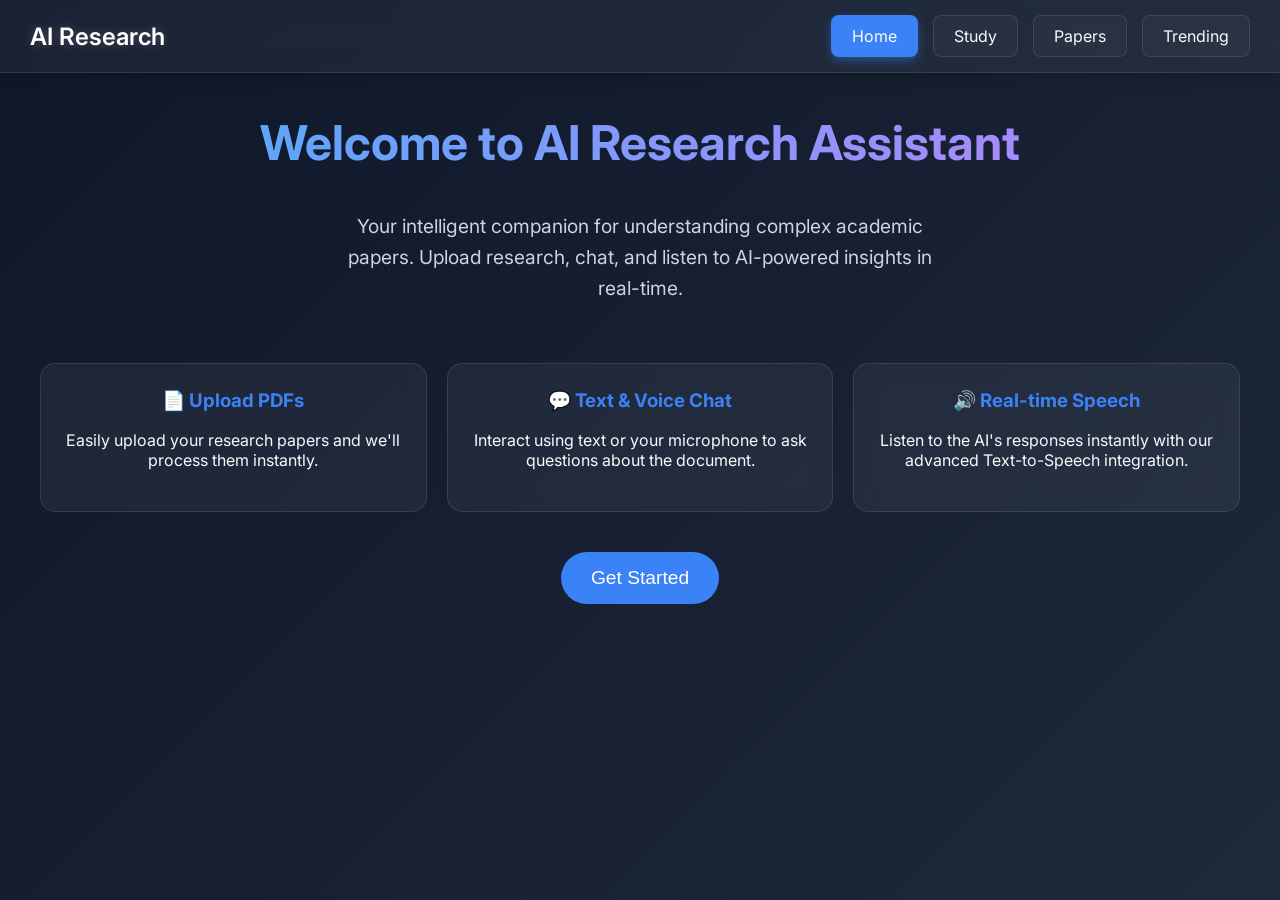
<file: templates/index.html>
<!DOCTYPE html>
<html>
<head>
    <title>AI Research Assistant</title>
    <link rel="stylesheet" href="/static/style.css">
</head>
<body>

<div class="app">

    <div class="navbar">
        <h2 class="logo">AI Research</h2>
        <div class="nav-links">
            <a href="/"><button class="active">Home</button></a>
            <a href="/study"><button>Study</button></a>
            <a href="/papers"><button>Papers</button></a>
            <a href="/trending"><button>Trending</button></a>
        </div>
    </div>

    <div class="main">
        <h1>Welcome to AI Research Assistant</h1>
        
        <p class="desc">
            Your intelligent companion for understanding complex academic papers. Upload research, chat, and listen to AI-powered insights in real-time.
        </p>

        <div class="features-grid">
            <div class="feature-card">
                <h3>📄 Upload PDFs</h3>
                <p>Easily upload your research papers and we'll process them instantly.</p>
            </div>
            <div class="feature-card">
                <h3>💬 Text & Voice Chat</h3>
                <p>Interact using text or your microphone to ask questions about the document.</p>
            </div>
            <div class="feature-card">
                <h3>🔊 Real-time Speech</h3>
                <p>Listen to the AI's responses instantly with our advanced Text-to-Speech integration.</p>
            </div>
        </div>

        <a href="/study" style="text-decoration:none;"><button class="primary-btn-large" style="margin-top:40px;">Get Started</button></a>
    </div>

</div>

</body>
</html>
</file>
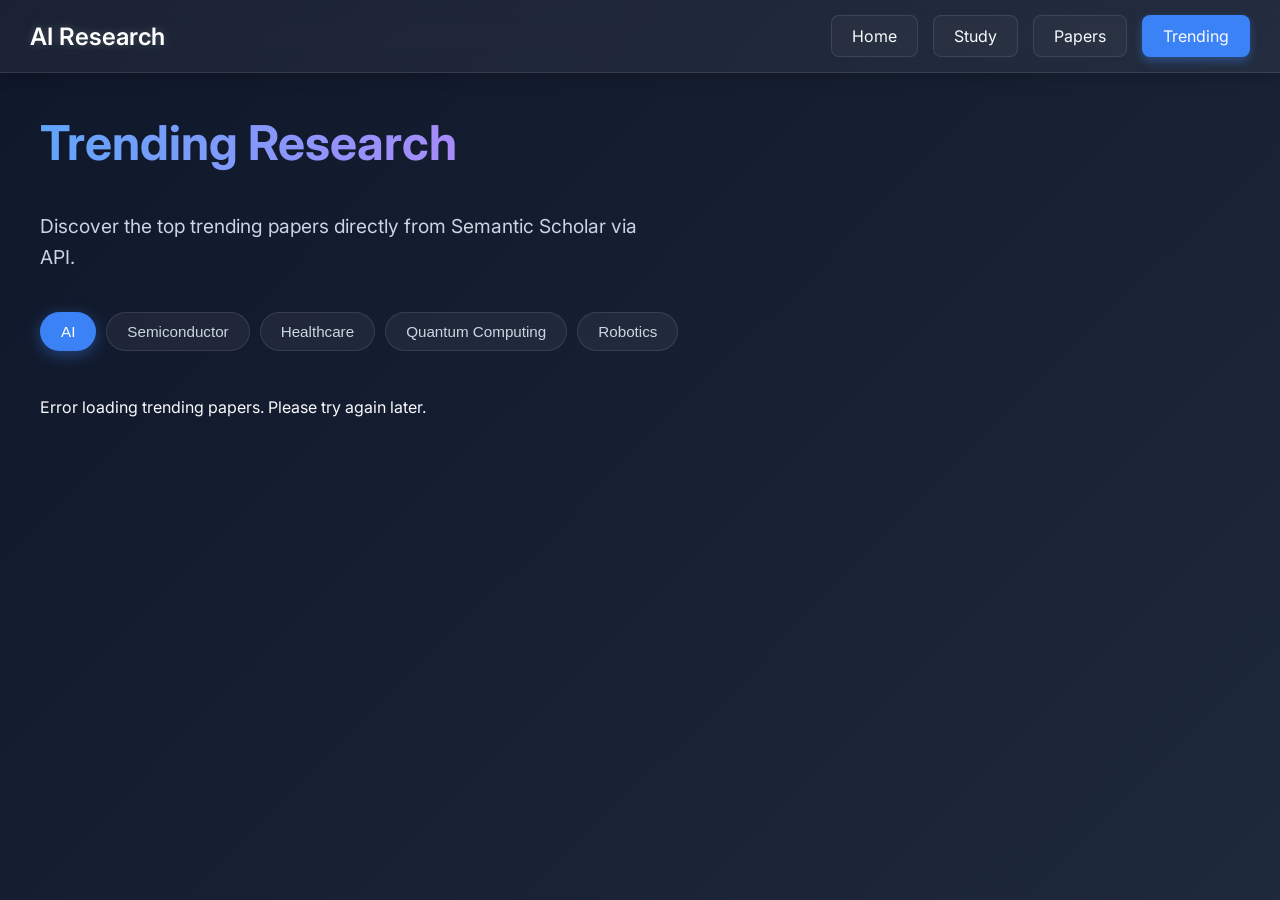
<file: templates/trending.html>
<!DOCTYPE html>
<html>
<head>
    <title>Trending Research</title>
    <link rel="stylesheet" href="../static/style.css">
</head>
<body>

<div class="app">
    
    <div class="navbar">
        <h2 class="logo">AI Research</h2>
        <div class="nav-links">
            <a href="/"><button>Home</button></a>
            <a href="/study"><button>Study</button></a>
            <a href="/papers"><button>Papers</button></a>
            <a href="/trending"><button class="active">Trending</button></a>
        </div>
    </div>

    <div class="main dashboard">
        <h1>Trending Research</h1>
        <p class="desc">Discover the top trending papers directly from Semantic Scholar via API.</p>
        
        <div class="category-tabs">
            <button class="cat-btn active" onclick="loadTrending('AI', this)">AI</button>
            <button class="cat-btn" onclick="loadTrending('Semiconductor', this)">Semiconductor</button>
            <button class="cat-btn" onclick="loadTrending('Healthcare', this)">Healthcare</button>
            <button class="cat-btn" onclick="loadTrending('Quantum Computing', this)">Quantum Computing</button>
            <button class="cat-btn" onclick="loadTrending('Robotics', this)">Robotics</button>
        </div>

        <div id="trending-container" class="trending-slider">
            <!-- Cards populated here -->
            <p>Select a category to load trending papers...</p>
        </div>
    </div>
</div>

<script src="/static/script.js"></script>
<script>
    document.addEventListener("DOMContentLoaded", () => {
        // Load default category
        loadTrending('AI', document.querySelector('.cat-btn.active'));
    });
</script>
</body>
</html>
</file>
<file: static/style.css>
@import url('https://fonts.googleapis.com/css2?family=Inter:wght@300;400;600&display=swap');

:root {
    --bg-gradient: linear-gradient(135deg, #0f172a, #1e293b);
    --glass-bg: rgba(255, 255, 255, 0.05);
    --glass-border: rgba(255, 255, 255, 0.1);
    --primary: #3b82f6;
    --primary-hover: #2563eb;
    --text-primary: #f8fafc;
    --text-secondary: #cbd5e1;
    --user-msg: linear-gradient(135deg, #3b82f6, #60a5fa);
    --ai-msg: rgba(255, 255, 255, 0.1);
}

* {
    box-sizing: border-box;
}

body {
    margin: 0;
    font-family: 'Inter', sans-serif;
    background: var(--bg-gradient);
    color: var(--text-primary);
    min-height: 100vh;
}

.app {
    display: flex;
    flex-direction: column;
    height: 100vh;
    overflow: hidden;
}

/* Navbar Styling - Horizontal */
.navbar {
    width: 100%;
    background: var(--glass-bg);
    backdrop-filter: blur(12px);
    -webkit-backdrop-filter: blur(12px);
    padding: 15px 30px;
    border-bottom: 1px solid var(--glass-border);
    display: flex;
    align-items: center;
    justify-content: space-between;
    box-shadow: 0 4px 15px rgba(0, 0, 0, 0.2);
    z-index: 10;
}

.logo {
    font-size: 1.5rem;
    font-weight: 600;
    color: #fff;
    margin: 0;
    text-shadow: 0 0 10px rgba(255, 255, 255, 0.2);
}

.nav-links {
    display: flex;
    gap: 15px;
}

.nav-links a {
    text-decoration: none;
}

.nav-links button {
    padding: 10px 20px;
    border: 1px solid var(--glass-border);
    background: rgba(255, 255, 255, 0.03);
    color: var(--text-primary);
    border-radius: 8px;
    cursor: pointer;
    font-family: 'Inter', sans-serif;
    font-size: 1rem;
    transition: all 0.3s ease;
}

.nav-links button:hover {
    background: var(--primary);
    transform: translateY(-2px);
    box-shadow: 0 4px 10px rgba(59, 130, 246, 0.4);
    border-color: transparent;
}

.nav-links button.active {
    background: var(--primary);
    box-shadow: 0 4px 10px rgba(59, 130, 246, 0.4);
    border-color: transparent;
}


/* Main Context */
.main {
    flex: 1;
    overflow-y: auto;
    padding: 40px;
    display: flex;
    flex-direction: column;
    align-items: center;
    text-align: center;
    animation: fadeIn 1s ease-out;
}

.main h1 {
    font-size: 3rem;
    margin: 0;
    margin-bottom: 20px;
    background: linear-gradient(to right, #60a5fa, #a78bfa);
    -webkit-background-clip: text;
    -webkit-text-fill-color: transparent;
}

.main .desc {
    font-size: 1.2rem;
    color: var(--text-secondary);
    max-width: 600px;
    line-height: 1.6;
}

/* Split Section (Study View) */
.split {
    display: flex;
    flex: 1;
    width: 100%;
}

.pdf-section {
    width: 50%;
    padding: 20px;
    border-right: 1px solid var(--glass-border);
    background: var(--glass-bg);
    overflow-y: auto;
    display: flex;
    flex-direction: column;
}

.pdf-section h3 {
    margin-top: 0;
}

#pdf-container {
    display: flex;
    flex-direction: column;
    align-items: center;
    gap: 15px;
    margin-top: 20px;
}

#pdf-container canvas {
    box-shadow: 0 10px 25px rgba(0, 0, 0, 0.5);
    border-radius: 8px;
    max-width: 100%;
}

/* File Upload Controls */
input[type="file"] {
    background: rgba(255,255,255,0.05);
    padding: 10px;
    border-radius: 8px;
    border: 1px solid var(--glass-border);
    color: var(--text-secondary);
    margin-bottom: 10px;
    width: 100%;
}

.pdf-section button {
    background: var(--primary);
    color: white;
    border: none;
    padding: 12px;
    border-radius: 8px;
    font-weight: 600;
    cursor: pointer;
    transition: all 0.3s ease;
}

.pdf-section button:hover {
    background: var(--primary-hover);
    box-shadow: 0 4px 15px rgba(59, 130, 246, 0.4);
}

.pdf-section hr {
    border: none;
    height: 1px;
    background: var(--glass-border);
    margin: 20px 0;
}

/* Chat Section */
.chat-section {
    width: 50%;
    display: flex;
    flex-direction: column;
    background: rgba(0, 0, 0, 0.2);
    position: relative;
}

#chat-box {
    flex: 1;
    padding: 20px;
    overflow-y: auto;
    display: flex;
    flex-direction: column;
    gap: 15px;
    scroll-behavior: smooth;
}

#chat-box::-webkit-scrollbar, .pdf-section::-webkit-scrollbar, .main::-webkit-scrollbar {
    width: 8px;
}

#chat-box::-webkit-scrollbar-thumb, .pdf-section::-webkit-scrollbar-thumb, .main::-webkit-scrollbar-thumb {
    background: var(--glass-border);
    border-radius: 4px;
}

/* Chat Messages */
.message {
    max-width: 75%;
    padding: 14px 18px;
    border-radius: 20px;
    font-size: 0.95rem;
    line-height: 1.5;
    animation: fadeInUp 0.4s ease forwards;
    opacity: 0;
    transform: translateY(20px);
}

.user {
    align-self: flex-end;
    background: var(--user-msg);
    color: white;
    border-bottom-right-radius: 5px;
    box-shadow: 0 5px 15px rgba(59, 130, 246, 0.3);
}

.ai {
    align-self: flex-start;
    background: var(--ai-msg);
    border: 1px solid var(--glass-border);
    color: var(--text-primary);
    border-bottom-left-radius: 5px;
    box-shadow: 0 5px 15px rgba(0, 0, 0, 0.2);
    backdrop-filter: blur(5px);
}

/* Input Area */
.input-area {
    display: flex;
    padding: 20px;
    background: var(--glass-bg);
    border-top: 1px solid var(--glass-border);
    backdrop-filter: blur(10px);
    gap: 12px;
}

.input-area input {
    flex: 1;
    padding: 15px;
    border-radius: 30px;
    border: 1px solid var(--glass-border);
    background: rgba(0, 0, 0, 0.3);
    color: white;
    font-size: 1rem;
    transition: border-color 0.3s, box-shadow 0.3s;
    outline: none;
}

.input-area input:focus {
    border-color: var(--primary);
    box-shadow: 0 0 10px rgba(59, 130, 246, 0.3);
}

.input-area button {
    background: var(--primary);
    color: white;
    border: none;
    border-radius: 50%;
    width: 50px;
    height: 50px;
    display: flex;
    align-items: center;
    justify-content: center;
    cursor: pointer;
    font-size: 1.2rem;
    transition: all 0.3s ease;
}

.input-area button:hover {
    background: var(--primary-hover);
    transform: scale(1.05);
    box-shadow: 0 0 15px rgba(59, 130, 246, 0.5);
}

/* Mic Button Recording State */
#micBtn {
    background: rgba(255, 255, 255, 0.1);
    border: 1px solid var(--glass-border);
}

#micBtn:hover {
    background: rgba(255, 255, 255, 0.2);
}

#micBtn.recording {
    background: #ef4444; /* Stop Red */
    border-color: #ef4444;
    animation: pulse 1.5s infinite;
    box-shadow: 0 0 15px rgba(239, 68, 68, 0.6);
}

/* Animations */
@keyframes fadeInUp {
    to {
        opacity: 1;
        transform: translateY(0);
    }
}

@keyframes fadeIn {
    from {
        opacity: 0;
    }
    to {
        opacity: 1;
    }
}

@keyframes pulse {
    0% { transform: scale(1); box-shadow: 0 0 0 0 rgba(239, 68, 68, 0.7); }
    70% { transform: scale(1.1); box-shadow: 0 0 0 15px rgba(239, 68, 68, 0); }
    100% { transform: scale(1); box-shadow: 0 0 0 0 rgba(239, 68, 68, 0); }
}

/* Feature Cards */
.features-grid {
    display: flex;
    gap: 20px;
    margin-top: 40px;
}
.feature-card {
    background: var(--glass-bg);
    border: 1px solid var(--glass-border);
    backdrop-filter: blur(10px);
    padding: 25px;
    border-radius: 15px;
    flex: 1;
    transition: transform 0.3s ease, box-shadow 0.3s ease;
}
.feature-card h3 {
    margin-top: 0;
    color: var(--primary);
}
.feature-card:hover {
    transform: translateY(-5px);
    box-shadow: 0 10px 20px rgba(0,0,0,0.3);
}
.primary-btn-large {
    background: var(--primary);
    color: white;
    padding: 15px 30px;
    font-size: 1.2rem;
    border: none;
    border-radius: 30px;
    cursor: pointer;
    transition: all 0.3s ease;
}
.primary-btn-large:hover {
    background: var(--primary-hover);
    box-shadow: 0 4px 15px rgba(59, 130, 246, 0.4);
}

/* Dashboard left align overrides */
.dashboard {
    align-items: flex-start;
    text-align: left;
}
.dashboard h1, .dashboard p {
    text-align: left;
    margin-left: 0;
}
.papers-grid {
    display: grid;
    grid-template-columns: repeat(auto-fill, minmax(200px, 1fr));
    gap: 20px;
    width: 100%;
    margin-top: 30px;
}
.paper-card {
    background: var(--glass-bg);
    border: 1px solid var(--glass-border);
    padding: 20px;
    border-radius: 12px;
    display: flex;
    flex-direction: column;
    align-items: center;
    text-align: center;
    transition: transform 0.3s ease, box-shadow 0.3s ease;
}
.paper-card:hover {
    transform: translateY(-5px);
    box-shadow: 0 8px 20px rgba(0,0,0,0.3);
    border-color: var(--primary);
}
.paper-card .icon {
    font-size: 3rem;
    margin-bottom: 15px;
}
.paper-card .title {
    font-weight: 600;
    font-size: 0.9rem;
    word-break: break-all;
    margin-bottom: 15px;
}
.paper-card button {
    background: rgba(255,255,255,0.1);
    border: 1px solid var(--glass-border);
    color: white;
    padding: 8px 15px;
    border-radius: 5px;
    cursor: pointer;
    transition: background 0.3s;
}
.paper-card button:hover {
    background: var(--primary);
}

/* Trending Pages */
.category-tabs {
    display: flex;
    gap: 10px;
    margin-top: 20px;
    margin-bottom: 30px;
    flex-wrap: wrap;
}
.cat-btn {
    background: rgba(255, 255, 255, 0.05);
    border: 1px solid var(--glass-border);
    color: var(--text-secondary);
    padding: 10px 20px;
    border-radius: 30px;
    cursor: pointer;
    font-size: 0.95rem;
    transition: all 0.3s ease;
}
.cat-btn:hover {
    background: rgba(255, 255, 255, 0.1);
}
.cat-btn.active {
    background: var(--primary);
    color: white;
    border-color: transparent;
    box-shadow: 0 4px 15px rgba(59, 130, 246, 0.4);
}

.trending-slider {
    display: flex;
    gap: 20px;
    width: 100%;
    overflow-x: auto;
    padding-bottom: 20px;
    scroll-snap-type: x mandatory;
    scroll-behavior: smooth;
}
.trending-slider::-webkit-scrollbar {
    height: 8px;
}
.trending-slider::-webkit-scrollbar-thumb {
    background: var(--glass-border);
    border-radius: 4px;
}

.trending-card {
    background: var(--glass-bg);
    border: 1px solid var(--glass-border);
    backdrop-filter: blur(10px);
    border-radius: 15px;
    padding: 25px;
    min-width: 300px;
    max-width: 350px;
    flex: 0 0 auto;
    scroll-snap-align: start;
    display: flex;
    flex-direction: column;
    justify-content: space-between;
    transition: transform 0.3s ease, box-shadow 0.3s ease;
}
.trending-card:hover {
    transform: translateY(-5px);
    box-shadow: 0 10px 20px rgba(0,0,0,0.3);
    border-color: var(--primary);
}
.trending-card h3 {
    font-size: 1.1rem;
    color: white;
    margin-top: 0;
    margin-bottom: 10px;
}
.trending-card .authors {
    font-size: 0.85rem;
    color: var(--text-secondary);
    margin-bottom: 15px;
    line-height: 1.4;
}
.trending-card .meta {
    display: flex;
    justify-content: space-between;
    font-size: 0.85rem;
    font-weight: 600;
    margin-bottom: 20px;
    color: #a78bfa;
}
.trending-card a button {
    width: 100%;
    background: rgba(255, 255, 255, 0.1);
    color: white;
    border: 1px solid var(--glass-border);
    padding: 10px;
    border-radius: 8px;
    cursor: pointer;
    transition: background 0.3s;
}
.trending-card a button:hover {
    background: var(--primary);
}
</file>
